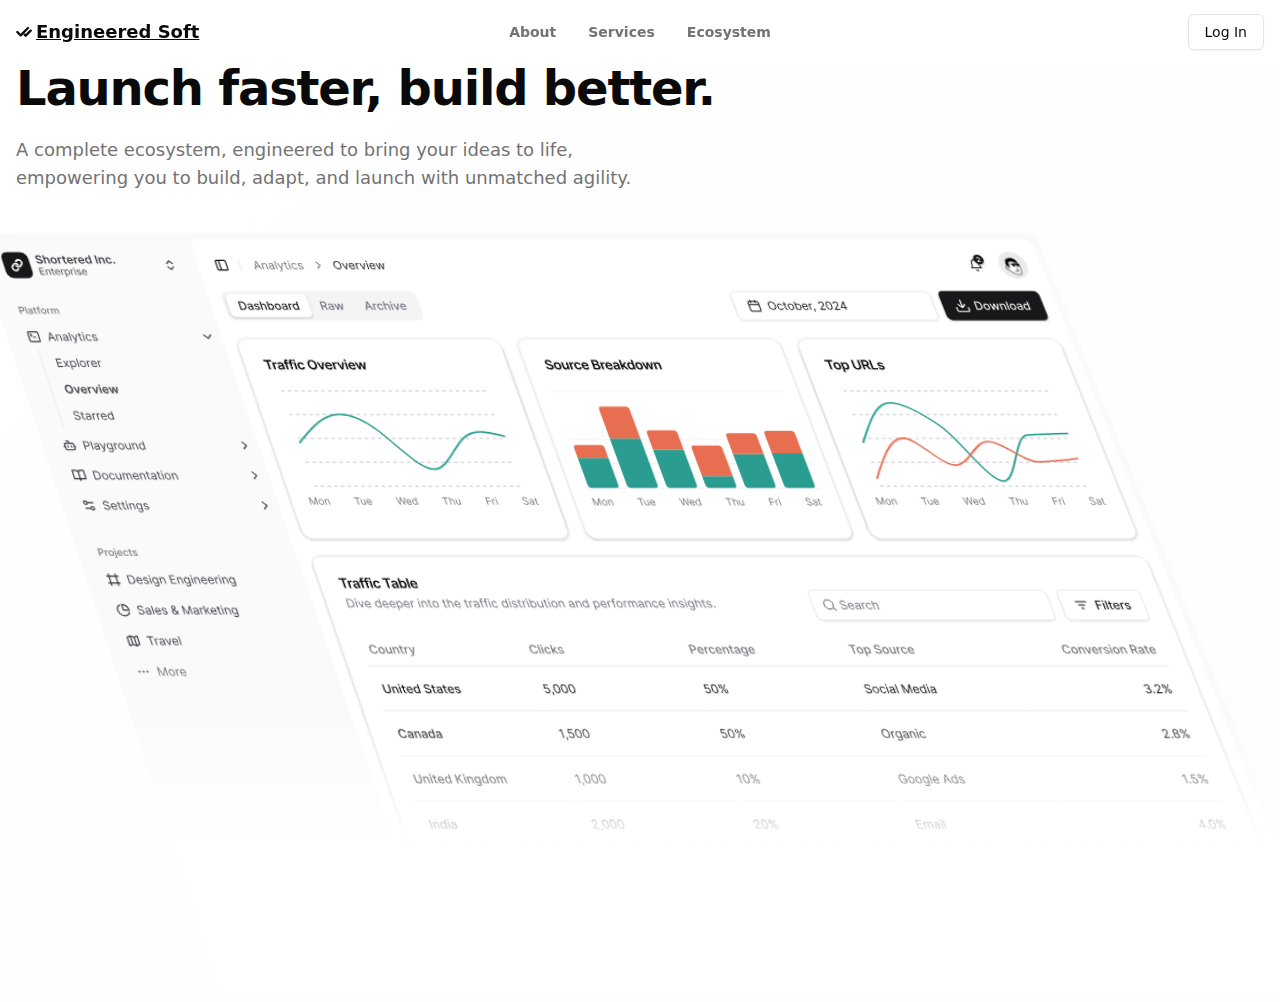
<file: index.html>
<!doctype html>
<html lang="%paraglide.lang%" dir="%paraglide.textDirection%">
	<head>
		<meta charset="utf-8" />
		<link rel="icon" href="./favicon.png" />
		<meta name="viewport" content="width=device-width, initial-scale=1" />
		
		<link href="./_app/immutable/assets/0.lVH6ex8L.css" rel="stylesheet">
		<link href="./_app/immutable/assets/2.BuQbNQ96.css" rel="stylesheet">
		<link rel="modulepreload" href="./_app/immutable/entry/start.DTmuL4px.js">
		<link rel="modulepreload" href="./_app/immutable/chunks/entry.BljBaqk8.js">
		<link rel="modulepreload" href="./_app/immutable/entry/app.BMuqIW3Y.js">
		<link rel="modulepreload" href="./_app/immutable/chunks/i18n.DyO8pKYX.js">
		<link rel="modulepreload" href="./_app/immutable/chunks/stores.DKxIF6QZ.js">
		<link rel="modulepreload" href="./_app/immutable/chunks/render.BDdS6aKo.js">
		<link rel="modulepreload" href="./_app/immutable/chunks/props.CQ4vbXPG.js">
		<link rel="modulepreload" href="./_app/immutable/chunks/this.DDSP2cBf.js">
		<link rel="modulepreload" href="./_app/immutable/nodes/0.i8n04Ses.js">
		<link rel="modulepreload" href="./_app/immutable/chunks/index.BNWocBHa.js">
		<link rel="modulepreload" href="./_app/immutable/chunks/lifecycle.CjDJMjkn.js">
		<link rel="modulepreload" href="./_app/immutable/nodes/2.CJUyho3X.js"><!--[--><!--[--><!--[--><!--[--><link rel="alternate" hreflang="en" href="http://sveltekit-prerender/"><link rel="alternate" hreflang="es" href="http://sveltekit-prerender/es/"><!--]--><!--]--><!--]--><!--]--><!--[--><!--]--><title>Engineered Soft</title>
	</head>
	<body data-sveltekit-preload-data="hover">
		<div style="display: contents"><!--[--><!--[--><!----><!----><!----><!----><main class="font-sans"><nav class="bg-background/80 fixed top-0 z-50 w-full backdrop-blur-sm"><div class="container mx-auto px-4"><div class="flex h-16 items-center justify-between"><a href="/" class="flex items-center gap-1 brand text-lg font-bold underline"><svg xmlns="http://www.w3.org/2000/svg" width="24" height="24" viewBox="0 0 24 24" fill="none" stroke="currentColor" stroke-width="3.5" stroke-linecap="round" stroke-linejoin="round" class="lucide-icon lucide lucide-check-check w-auto h-4"><!--[--><!----><path  d="M18 6 7 17l-5-5"><!----></path><!----><!----><path  d="m22 10-7.5 7.5L13 16"><!----></path><!----><!--]--><!----><!----><!----><!----></svg><!----> Engineered Soft</a> <div class="absolute left-1/2 -translate-x-1/2 hidden md:block"><ul class="flex items-center gap-8"><!--[--><li><a href="/" class="text-sm font-bold transition-colors hover:text-foreground text-foreground">About</a></li><li><a href="/" class="text-sm font-bold transition-colors hover:text-foreground text-muted-foreground">Services</a></li><li><a href="/" class="text-sm font-bold transition-colors hover:text-foreground text-muted-foreground">Ecosystem</a></li><!--]--></ul></div> <div><!--[!--><button class="focus-visible:ring-ring inline-flex items-center justify-center gap-2 whitespace-nowrap rounded-md text-sm font-medium transition-colors focus-visible:outline-none focus-visible:ring-1 disabled:pointer-events-none disabled:opacity-50 [&amp;_svg]:pointer-events-none [&amp;_svg]:size-4 [&amp;_svg]:shrink-0 border-input bg-background hover:bg-accent hover:text-accent-foreground border shadow-sm h-9 px-4 py-2" type="button"><!---->Log In<!----></button><!--]--><!----></div></div></div></nav> <section class="relative flex min-h-screen items-center pt-16"><div class="from-background to-secondary/20 absolute inset-0 -z-10 bg-gradient-to-br"></div> <div class="container mx-auto px-4 w-screen"><div class="max-w-3xl"><h1 class="text-4xl font-bold tracking-tight md:text-5xl">Launch faster, build better.</h1> <p class="text-muted-foreground mt-6 text-lg md:text-lg">A complete ecosystem, engineered to bring your ideas to life, <br> empowering you to build, adapt, and launch with unmatched agility.</p></div> <div class="flex justify-center items-center my-8 overflow-visible mt-12"><div class="relative w-full max-w-5xl p-4"><img src="shortered.svg" alt="Dashboard Overview" class="skewed-trapezoid w-full rounded-lg relative z-0 svelte-11jbipz"></div></div></div></section></main><!----><!----><!----><!----><!----><!--]--> <!--[!--><!--]--><!--]-->
			
			<script>
				{
					__sveltekit_1vfmq1q = {
						base: new URL(".", location).pathname.slice(0, -1)
					};

					const element = document.currentScript.parentElement;

					const data = [null,null];

					Promise.all([
						import("./_app/immutable/entry/start.DTmuL4px.js"),
						import("./_app/immutable/entry/app.BMuqIW3Y.js")
					]).then(([kit, app]) => {
						kit.start(app, element, {
							node_ids: [0, 2],
							data,
							form: null,
							error: null
						});
					});
				}
			</script>
		</div>
	</body>
</html>
</file>
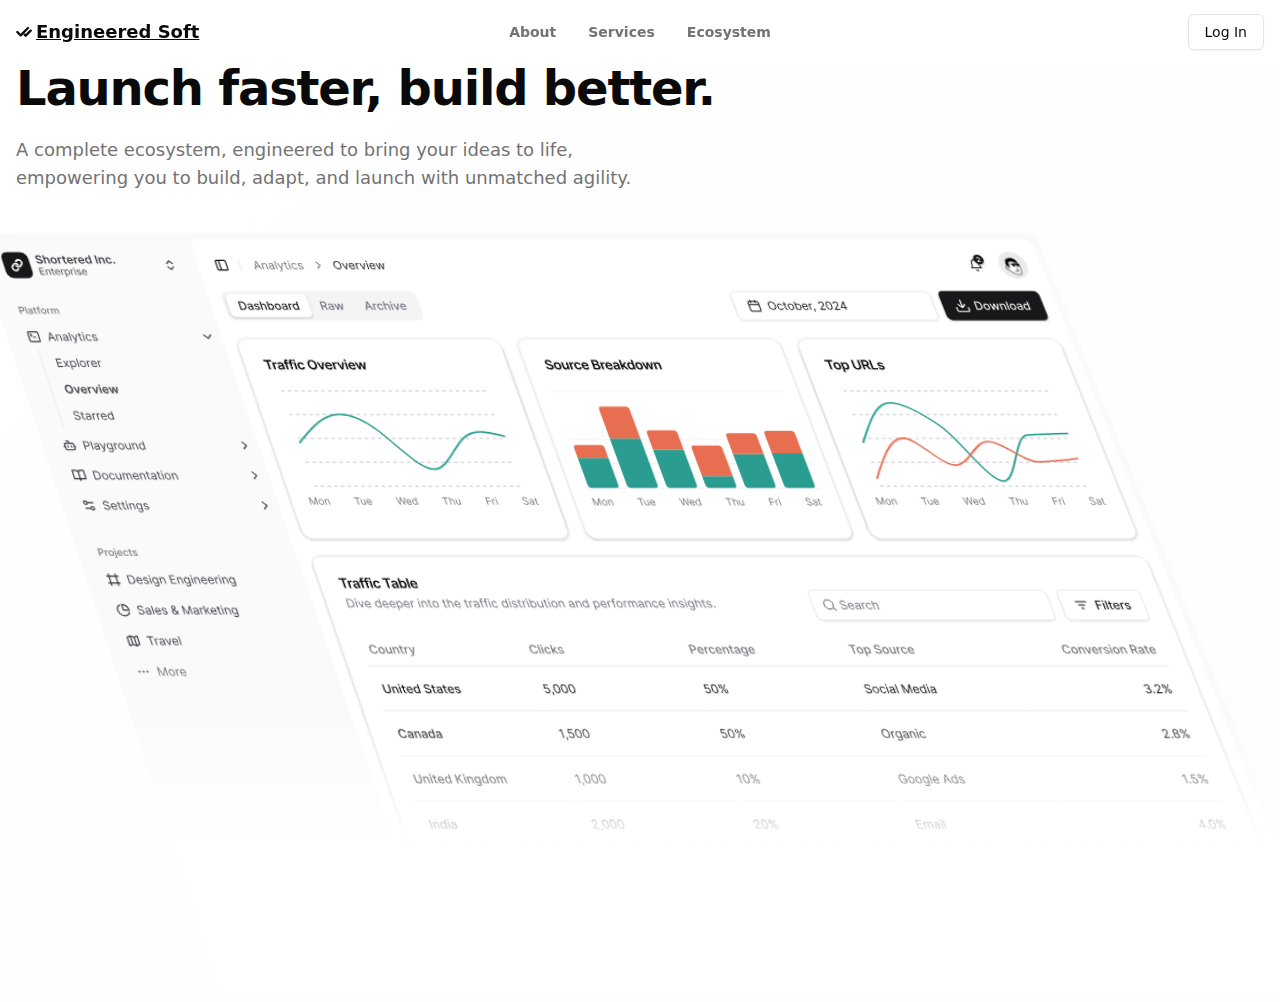
<file: es.html>
<!doctype html>
<html lang="%paraglide.lang%" dir="%paraglide.textDirection%">
	<head>
		<meta charset="utf-8" />
		<link rel="icon" href="./favicon.png" />
		<meta name="viewport" content="width=device-width, initial-scale=1" />
		
		<link href="./_app/immutable/assets/0.lVH6ex8L.css" rel="stylesheet">
		<link href="./_app/immutable/assets/2.BuQbNQ96.css" rel="stylesheet">
		<link rel="modulepreload" href="./_app/immutable/entry/start.DTmuL4px.js">
		<link rel="modulepreload" href="./_app/immutable/chunks/entry.BljBaqk8.js">
		<link rel="modulepreload" href="./_app/immutable/entry/app.BMuqIW3Y.js">
		<link rel="modulepreload" href="./_app/immutable/chunks/i18n.DyO8pKYX.js">
		<link rel="modulepreload" href="./_app/immutable/chunks/stores.DKxIF6QZ.js">
		<link rel="modulepreload" href="./_app/immutable/chunks/render.BDdS6aKo.js">
		<link rel="modulepreload" href="./_app/immutable/chunks/props.CQ4vbXPG.js">
		<link rel="modulepreload" href="./_app/immutable/chunks/this.DDSP2cBf.js">
		<link rel="modulepreload" href="./_app/immutable/nodes/0.i8n04Ses.js">
		<link rel="modulepreload" href="./_app/immutable/chunks/index.BNWocBHa.js">
		<link rel="modulepreload" href="./_app/immutable/chunks/lifecycle.CjDJMjkn.js">
		<link rel="modulepreload" href="./_app/immutable/nodes/2.CJUyho3X.js"><!--[--><!--[--><!--[--><!--[--><link rel="alternate" hreflang="en" href="http://sveltekit-prerender/"><link rel="alternate" hreflang="es" href="http://sveltekit-prerender/es/"><!--]--><!--]--><!--]--><!--]--><!--[--><!--]--><title>Engineered Soft</title>
	</head>
	<body data-sveltekit-preload-data="hover">
		<div style="display: contents"><!--[--><!--[--><!----><!----><!----><!----><main class="font-sans"><nav class="bg-background/80 fixed top-0 z-50 w-full backdrop-blur-sm"><div class="container mx-auto px-4"><div class="flex h-16 items-center justify-between"><a href="/es/" class="flex items-center gap-1 brand text-lg font-bold underline"><svg xmlns="http://www.w3.org/2000/svg" width="24" height="24" viewBox="0 0 24 24" fill="none" stroke="currentColor" stroke-width="3.5" stroke-linecap="round" stroke-linejoin="round" class="lucide-icon lucide lucide-check-check w-auto h-4"><!--[--><!----><path  d="M18 6 7 17l-5-5"><!----></path><!----><!----><path  d="m22 10-7.5 7.5L13 16"><!----></path><!----><!--]--><!----><!----><!----><!----></svg><!----> Engineered Soft</a> <div class="absolute left-1/2 -translate-x-1/2 hidden md:block"><ul class="flex items-center gap-8"><!--[--><li><a href="/es/" class="text-sm font-bold transition-colors hover:text-foreground text-muted-foreground">About</a></li><li><a href="/es/" class="text-sm font-bold transition-colors hover:text-foreground text-muted-foreground">Services</a></li><li><a href="/es/" class="text-sm font-bold transition-colors hover:text-foreground text-muted-foreground">Ecosystem</a></li><!--]--></ul></div> <div><!--[!--><button class="focus-visible:ring-ring inline-flex items-center justify-center gap-2 whitespace-nowrap rounded-md text-sm font-medium transition-colors focus-visible:outline-none focus-visible:ring-1 disabled:pointer-events-none disabled:opacity-50 [&amp;_svg]:pointer-events-none [&amp;_svg]:size-4 [&amp;_svg]:shrink-0 border-input bg-background hover:bg-accent hover:text-accent-foreground border shadow-sm h-9 px-4 py-2" type="button"><!---->Log In<!----></button><!--]--><!----></div></div></div></nav> <section class="relative flex min-h-screen items-center pt-16"><div class="from-background to-secondary/20 absolute inset-0 -z-10 bg-gradient-to-br"></div> <div class="container mx-auto px-4 w-screen"><div class="max-w-3xl"><h1 class="text-4xl font-bold tracking-tight md:text-5xl">Launch faster, build better.</h1> <p class="text-muted-foreground mt-6 text-lg md:text-lg">A complete ecosystem, engineered to bring your ideas to life, <br> empowering you to build, adapt, and launch with unmatched agility.</p></div> <div class="flex justify-center items-center my-8 overflow-visible mt-12"><div class="relative w-full max-w-5xl p-4"><img src="shortered.svg" alt="Dashboard Overview" class="skewed-trapezoid w-full rounded-lg relative z-0 svelte-11jbipz"></div></div></div></section></main><!----><!----><!----><!----><!----><!--]--> <!--[!--><!--]--><!--]-->
			
			<script>
				{
					__sveltekit_1vfmq1q = {
						base: new URL(".", location).pathname.slice(0, -1)
					};

					const element = document.currentScript.parentElement;

					const data = [null,null];

					Promise.all([
						import("./_app/immutable/entry/start.DTmuL4px.js"),
						import("./_app/immutable/entry/app.BMuqIW3Y.js")
					]).then(([kit, app]) => {
						kit.start(app, element, {
							node_ids: [0, 2],
							data,
							form: null,
							error: null
						});
					});
				}
			</script>
		</div>
	</body>
</html>
</file>
<file: _app/immutable/assets/0.lVH6ex8L.css>
*,:before,:after{--tw-border-spacing-x: 0;--tw-border-spacing-y: 0;--tw-translate-x: 0;--tw-translate-y: 0;--tw-rotate: 0;--tw-skew-x: 0;--tw-skew-y: 0;--tw-scale-x: 1;--tw-scale-y: 1;--tw-pan-x: ;--tw-pan-y: ;--tw-pinch-zoom: ;--tw-scroll-snap-strictness: proximity;--tw-gradient-from-position: ;--tw-gradient-via-position: ;--tw-gradient-to-position: ;--tw-ordinal: ;--tw-slashed-zero: ;--tw-numeric-figure: ;--tw-numeric-spacing: ;--tw-numeric-fraction: ;--tw-ring-inset: ;--tw-ring-offset-width: 0px;--tw-ring-offset-color: #fff;--tw-ring-color: rgb(59 130 246 / .5);--tw-ring-offset-shadow: 0 0 #0000;--tw-ring-shadow: 0 0 #0000;--tw-shadow: 0 0 #0000;--tw-shadow-colored: 0 0 #0000;--tw-blur: ;--tw-brightness: ;--tw-contrast: ;--tw-grayscale: ;--tw-hue-rotate: ;--tw-invert: ;--tw-saturate: ;--tw-sepia: ;--tw-drop-shadow: ;--tw-backdrop-blur: ;--tw-backdrop-brightness: ;--tw-backdrop-contrast: ;--tw-backdrop-grayscale: ;--tw-backdrop-hue-rotate: ;--tw-backdrop-invert: ;--tw-backdrop-opacity: ;--tw-backdrop-saturate: ;--tw-backdrop-sepia: ;--tw-contain-size: ;--tw-contain-layout: ;--tw-contain-paint: ;--tw-contain-style: }::backdrop{--tw-border-spacing-x: 0;--tw-border-spacing-y: 0;--tw-translate-x: 0;--tw-translate-y: 0;--tw-rotate: 0;--tw-skew-x: 0;--tw-skew-y: 0;--tw-scale-x: 1;--tw-scale-y: 1;--tw-pan-x: ;--tw-pan-y: ;--tw-pinch-zoom: ;--tw-scroll-snap-strictness: proximity;--tw-gradient-from-position: ;--tw-gradient-via-position: ;--tw-gradient-to-position: ;--tw-ordinal: ;--tw-slashed-zero: ;--tw-numeric-figure: ;--tw-numeric-spacing: ;--tw-numeric-fraction: ;--tw-ring-inset: ;--tw-ring-offset-width: 0px;--tw-ring-offset-color: #fff;--tw-ring-color: rgb(59 130 246 / .5);--tw-ring-offset-shadow: 0 0 #0000;--tw-ring-shadow: 0 0 #0000;--tw-shadow: 0 0 #0000;--tw-shadow-colored: 0 0 #0000;--tw-blur: ;--tw-brightness: ;--tw-contrast: ;--tw-grayscale: ;--tw-hue-rotate: ;--tw-invert: ;--tw-saturate: ;--tw-sepia: ;--tw-drop-shadow: ;--tw-backdrop-blur: ;--tw-backdrop-brightness: ;--tw-backdrop-contrast: ;--tw-backdrop-grayscale: ;--tw-backdrop-hue-rotate: ;--tw-backdrop-invert: ;--tw-backdrop-opacity: ;--tw-backdrop-saturate: ;--tw-backdrop-sepia: ;--tw-contain-size: ;--tw-contain-layout: ;--tw-contain-paint: ;--tw-contain-style: }*,:before,:after{box-sizing:border-box;border-width:0;border-style:solid;border-color:#e5e7eb}:before,:after{--tw-content: ""}html,:host{line-height:1.5;-webkit-text-size-adjust:100%;-moz-tab-size:4;-o-tab-size:4;tab-size:4;font-family:ui-sans-serif,system-ui,sans-serif,"Apple Color Emoji","Segoe UI Emoji",Segoe UI Symbol,"Noto Color Emoji";font-feature-settings:normal;font-variation-settings:normal;-webkit-tap-highlight-color:transparent}body{margin:0;line-height:inherit}hr{height:0;color:inherit;border-top-width:1px}abbr:where([title]){-webkit-text-decoration:underline dotted;text-decoration:underline dotted}h1,h2,h3,h4,h5,h6{font-size:inherit;font-weight:inherit}a{color:inherit;text-decoration:inherit}b,strong{font-weight:bolder}code,kbd,samp,pre{font-family:ui-monospace,SFMono-Regular,Menlo,Monaco,Consolas,Liberation Mono,Courier New,monospace;font-feature-settings:normal;font-variation-settings:normal;font-size:1em}small{font-size:80%}sub,sup{font-size:75%;line-height:0;position:relative;vertical-align:baseline}sub{bottom:-.25em}sup{top:-.5em}table{text-indent:0;border-color:inherit;border-collapse:collapse}button,input,optgroup,select,textarea{font-family:inherit;font-feature-settings:inherit;font-variation-settings:inherit;font-size:100%;font-weight:inherit;line-height:inherit;letter-spacing:inherit;color:inherit;margin:0;padding:0}button,select{text-transform:none}button,input:where([type=button]),input:where([type=reset]),input:where([type=submit]){-webkit-appearance:button;background-color:transparent;background-image:none}:-moz-focusring{outline:auto}:-moz-ui-invalid{box-shadow:none}progress{vertical-align:baseline}::-webkit-inner-spin-button,::-webkit-outer-spin-button{height:auto}[type=search]{-webkit-appearance:textfield;outline-offset:-2px}::-webkit-search-decoration{-webkit-appearance:none}::-webkit-file-upload-button{-webkit-appearance:button;font:inherit}summary{display:list-item}blockquote,dl,dd,h1,h2,h3,h4,h5,h6,hr,figure,p,pre{margin:0}fieldset{margin:0;padding:0}legend{padding:0}ol,ul,menu{list-style:none;margin:0;padding:0}dialog{padding:0}textarea{resize:vertical}input::-moz-placeholder,textarea::-moz-placeholder{opacity:1;color:#9ca3af}input::placeholder,textarea::placeholder{opacity:1;color:#9ca3af}button,[role=button]{cursor:pointer}:disabled{cursor:default}img,svg,video,canvas,audio,iframe,embed,object{display:block;vertical-align:middle}img,video{max-width:100%;height:auto}[hidden]:where(:not([hidden=until-found])){display:none}:root{--background: 0 0% 100%;--foreground: 0 0% 3.9%;--muted: 0 0% 96.1%;--muted-foreground: 0 0% 45.1%;--popover: 0 0% 100%;--popover-foreground: 0 0% 3.9%;--card: 0 0% 100%;--card-foreground: 0 0% 3.9%;--border: 0 0% 89.8%;--input: 0 0% 89.8%;--primary: 0 0% 9%;--primary-foreground: 0 0% 98%;--secondary: 0 0% 96.1%;--secondary-foreground: 0 0% 9%;--accent: 0 0% 96.1%;--accent-foreground: 0 0% 9%;--destructive: 0 72.2% 50.6%;--destructive-foreground: 0 0% 98%;--ring: 0 0% 3.9%;--radius: .5rem;--sidebar-background: 0 0% 98%;--sidebar-foreground: 240 5.3% 26.1%;--sidebar-primary: 240 5.9% 10%;--sidebar-primary-foreground: 0 0% 98%;--sidebar-accent: 240 4.8% 95.9%;--sidebar-accent-foreground: 240 5.9% 10%;--sidebar-border: 220 13% 91%;--sidebar-ring: 217.2 91.2% 59.8%}.dark{--background: 0 0% 3.9%;--foreground: 0 0% 98%;--muted: 0 0% 14.9%;--muted-foreground: 0 0% 63.9%;--popover: 0 0% 3.9%;--popover-foreground: 0 0% 98%;--card: 0 0% 3.9%;--card-foreground: 0 0% 98%;--border: 0 0% 14.9%;--input: 0 0% 14.9%;--primary: 0 0% 98%;--primary-foreground: 0 0% 9%;--secondary: 0 0% 14.9%;--secondary-foreground: 0 0% 98%;--accent: 0 0% 14.9%;--accent-foreground: 0 0% 98%;--destructive: 0 62.8% 30.6%;--destructive-foreground: 0 0% 98%;--ring: 0 0% 83.1%;--sidebar-background: 240 5.9% 10%;--sidebar-foreground: 240 4.8% 95.9%;--sidebar-primary: 224.3 76.3% 48%;--sidebar-primary-foreground: 0 0% 100%;--sidebar-accent: 240 3.7% 15.9%;--sidebar-accent-foreground: 240 4.8% 95.9%;--sidebar-border: 240 3.7% 15.9%;--sidebar-ring: 217.2 91.2% 59.8%}html{-webkit-user-select:none;-moz-user-select:none;user-select:none}*{--tw-border-opacity: 1;border-color:hsl(var(--border) / var(--tw-border-opacity, 1))}body{--tw-bg-opacity: 1;background-color:hsl(var(--background) / var(--tw-bg-opacity, 1));--tw-text-opacity: 1;color:hsl(var(--foreground) / var(--tw-text-opacity, 1))}.container{width:100%;margin-right:auto;margin-left:auto;padding-right:2rem;padding-left:2rem}@media (min-width: 1400px){.container{max-width:1400px}}.fixed{position:fixed}.absolute{position:absolute}.relative{position:relative}.inset-0{top:0;right:0;bottom:0;left:0}.left-1\/2{left:50%}.top-0{top:0}.-z-10{z-index:-10}.z-0{z-index:0}.z-50{z-index:50}.mx-auto{margin-left:auto;margin-right:auto}.my-8{margin-top:2rem;margin-bottom:2rem}.mt-12{margin-top:3rem}.mt-6{margin-top:1.5rem}.mt-8{margin-top:2rem}.flex{display:flex}.inline-flex{display:inline-flex}.contents{display:contents}.hidden{display:none}.h-10{height:2.5rem}.h-16{height:4rem}.h-4{height:1rem}.h-8{height:2rem}.h-9{height:2.25rem}.min-h-screen{min-height:100vh}.w-9{width:2.25rem}.w-auto{width:auto}.w-full{width:100%}.w-screen{width:100vw}.max-w-3xl{max-width:48rem}.max-w-5xl{max-width:64rem}.-translate-x-1\/2{--tw-translate-x: -50%;transform:translate(var(--tw-translate-x),var(--tw-translate-y)) rotate(var(--tw-rotate)) skew(var(--tw-skew-x)) skewY(var(--tw-skew-y)) scaleX(var(--tw-scale-x)) scaleY(var(--tw-scale-y))}.transform{transform:translate(var(--tw-translate-x),var(--tw-translate-y)) rotate(var(--tw-rotate)) skew(var(--tw-skew-x)) skewY(var(--tw-skew-y)) scaleX(var(--tw-scale-x)) scaleY(var(--tw-scale-y))}.flex-wrap{flex-wrap:wrap}.items-center{align-items:center}.justify-center{justify-content:center}.justify-between{justify-content:space-between}.gap-1{gap:.25rem}.gap-2{gap:.5rem}.gap-4{gap:1rem}.gap-8{gap:2rem}.overflow-visible{overflow:visible}.whitespace-nowrap{white-space:nowrap}.rounded-lg{border-radius:var(--radius)}.rounded-md{border-radius:calc(var(--radius) - 2px)}.border{border-width:1px}.border-input{--tw-border-opacity: 1;border-color:hsl(var(--input) / var(--tw-border-opacity, 1))}.bg-background{--tw-bg-opacity: 1;background-color:hsl(var(--background) / var(--tw-bg-opacity, 1))}.bg-background\/80{background-color:hsl(var(--background) / .8)}.bg-destructive{--tw-bg-opacity: 1;background-color:hsl(var(--destructive) / var(--tw-bg-opacity, 1))}.bg-primary{--tw-bg-opacity: 1;background-color:hsl(var(--primary) / var(--tw-bg-opacity, 1))}.bg-secondary{--tw-bg-opacity: 1;background-color:hsl(var(--secondary) / var(--tw-bg-opacity, 1))}.bg-gradient-to-br{background-image:linear-gradient(to bottom right,var(--tw-gradient-stops))}.from-background{--tw-gradient-from: hsl(var(--background) / 1) var(--tw-gradient-from-position);--tw-gradient-to: hsl(var(--background) / 0) var(--tw-gradient-to-position);--tw-gradient-stops: var(--tw-gradient-from), var(--tw-gradient-to)}.to-secondary\/20{--tw-gradient-to: hsl(var(--secondary) / .2) var(--tw-gradient-to-position)}.p-4{padding:1rem}.px-3{padding-left:.75rem;padding-right:.75rem}.px-4{padding-left:1rem;padding-right:1rem}.px-8{padding-left:2rem;padding-right:2rem}.py-2{padding-top:.5rem;padding-bottom:.5rem}.pt-16{padding-top:4rem}.font-sans{font-family:ui-sans-serif,system-ui,sans-serif,"Apple Color Emoji","Segoe UI Emoji",Segoe UI Symbol,"Noto Color Emoji"}.text-4xl{font-size:2.25rem;line-height:2.5rem}.text-lg{font-size:1.125rem;line-height:1.75rem}.text-sm{font-size:.875rem;line-height:1.25rem}.text-xs{font-size:.75rem;line-height:1rem}.font-bold{font-weight:700}.font-medium{font-weight:500}.tracking-tight{letter-spacing:-.025em}.text-destructive-foreground{--tw-text-opacity: 1;color:hsl(var(--destructive-foreground) / var(--tw-text-opacity, 1))}.text-foreground{--tw-text-opacity: 1;color:hsl(var(--foreground) / var(--tw-text-opacity, 1))}.text-muted-foreground{--tw-text-opacity: 1;color:hsl(var(--muted-foreground) / var(--tw-text-opacity, 1))}.text-primary{--tw-text-opacity: 1;color:hsl(var(--primary) / var(--tw-text-opacity, 1))}.text-primary-foreground{--tw-text-opacity: 1;color:hsl(var(--primary-foreground) / var(--tw-text-opacity, 1))}.text-secondary-foreground{--tw-text-opacity: 1;color:hsl(var(--secondary-foreground) / var(--tw-text-opacity, 1))}.underline{text-decoration-line:underline}.underline-offset-4{text-underline-offset:4px}.shadow{--tw-shadow: 0 1px 3px 0 rgb(0 0 0 / .1), 0 1px 2px -1px rgb(0 0 0 / .1);--tw-shadow-colored: 0 1px 3px 0 var(--tw-shadow-color), 0 1px 2px -1px var(--tw-shadow-color);box-shadow:var(--tw-ring-offset-shadow, 0 0 #0000),var(--tw-ring-shadow, 0 0 #0000),var(--tw-shadow)}.shadow-sm{--tw-shadow: 0 1px 2px 0 rgb(0 0 0 / .05);--tw-shadow-colored: 0 1px 2px 0 var(--tw-shadow-color);box-shadow:var(--tw-ring-offset-shadow, 0 0 #0000),var(--tw-ring-shadow, 0 0 #0000),var(--tw-shadow)}.outline{outline-style:solid}.backdrop-blur-sm{--tw-backdrop-blur: blur(4px);-webkit-backdrop-filter:var(--tw-backdrop-blur) var(--tw-backdrop-brightness) var(--tw-backdrop-contrast) var(--tw-backdrop-grayscale) var(--tw-backdrop-hue-rotate) var(--tw-backdrop-invert) var(--tw-backdrop-opacity) var(--tw-backdrop-saturate) var(--tw-backdrop-sepia);backdrop-filter:var(--tw-backdrop-blur) var(--tw-backdrop-brightness) var(--tw-backdrop-contrast) var(--tw-backdrop-grayscale) var(--tw-backdrop-hue-rotate) var(--tw-backdrop-invert) var(--tw-backdrop-opacity) var(--tw-backdrop-saturate) var(--tw-backdrop-sepia)}.transition-colors{transition-property:color,background-color,border-color,text-decoration-color,fill,stroke;transition-timing-function:cubic-bezier(.4,0,.2,1);transition-duration:.15s}@keyframes enter{0%{opacity:var(--tw-enter-opacity, 1);transform:translate3d(var(--tw-enter-translate-x, 0),var(--tw-enter-translate-y, 0),0) scale3d(var(--tw-enter-scale, 1),var(--tw-enter-scale, 1),var(--tw-enter-scale, 1)) rotate(var(--tw-enter-rotate, 0))}}@keyframes exit{to{opacity:var(--tw-exit-opacity, 1);transform:translate3d(var(--tw-exit-translate-x, 0),var(--tw-exit-translate-y, 0),0) scale3d(var(--tw-exit-scale, 1),var(--tw-exit-scale, 1),var(--tw-exit-scale, 1)) rotate(var(--tw-exit-rotate, 0))}}.hover\:bg-accent:hover{--tw-bg-opacity: 1;background-color:hsl(var(--accent) / var(--tw-bg-opacity, 1))}.hover\:bg-destructive\/90:hover{background-color:hsl(var(--destructive) / .9)}.hover\:bg-primary\/90:hover{background-color:hsl(var(--primary) / .9)}.hover\:bg-secondary\/80:hover{background-color:hsl(var(--secondary) / .8)}.hover\:text-accent-foreground:hover{--tw-text-opacity: 1;color:hsl(var(--accent-foreground) / var(--tw-text-opacity, 1))}.hover\:text-foreground:hover{--tw-text-opacity: 1;color:hsl(var(--foreground) / var(--tw-text-opacity, 1))}.hover\:underline:hover{text-decoration-line:underline}.focus-visible\:outline-none:focus-visible{outline:2px solid transparent;outline-offset:2px}.focus-visible\:ring-1:focus-visible{--tw-ring-offset-shadow: var(--tw-ring-inset) 0 0 0 var(--tw-ring-offset-width) var(--tw-ring-offset-color);--tw-ring-shadow: var(--tw-ring-inset) 0 0 0 calc(1px + var(--tw-ring-offset-width)) var(--tw-ring-color);box-shadow:var(--tw-ring-offset-shadow),var(--tw-ring-shadow),var(--tw-shadow, 0 0 #0000)}.focus-visible\:ring-ring:focus-visible{--tw-ring-opacity: 1;--tw-ring-color: hsl(var(--ring) / var(--tw-ring-opacity, 1))}.disabled\:pointer-events-none:disabled{pointer-events:none}.disabled\:opacity-50:disabled{opacity:.5}@media (min-width: 768px){.md\:block{display:block}.md\:text-5xl{font-size:3rem;line-height:1}.md\:text-lg{font-size:1.125rem;line-height:1.75rem}}.\[\&_svg\]\:pointer-events-none svg{pointer-events:none}.\[\&_svg\]\:size-4 svg{width:1rem;height:1rem}.\[\&_svg\]\:shrink-0 svg{flex-shrink:0}
</file>
<file: _app/immutable/assets/2.BuQbNQ96.css>
.skewed-trapezoid.svelte-11jbipz{transform:perspective(1200px) rotateX(5deg) skew(20deg) scale(1.1)}
</file>
